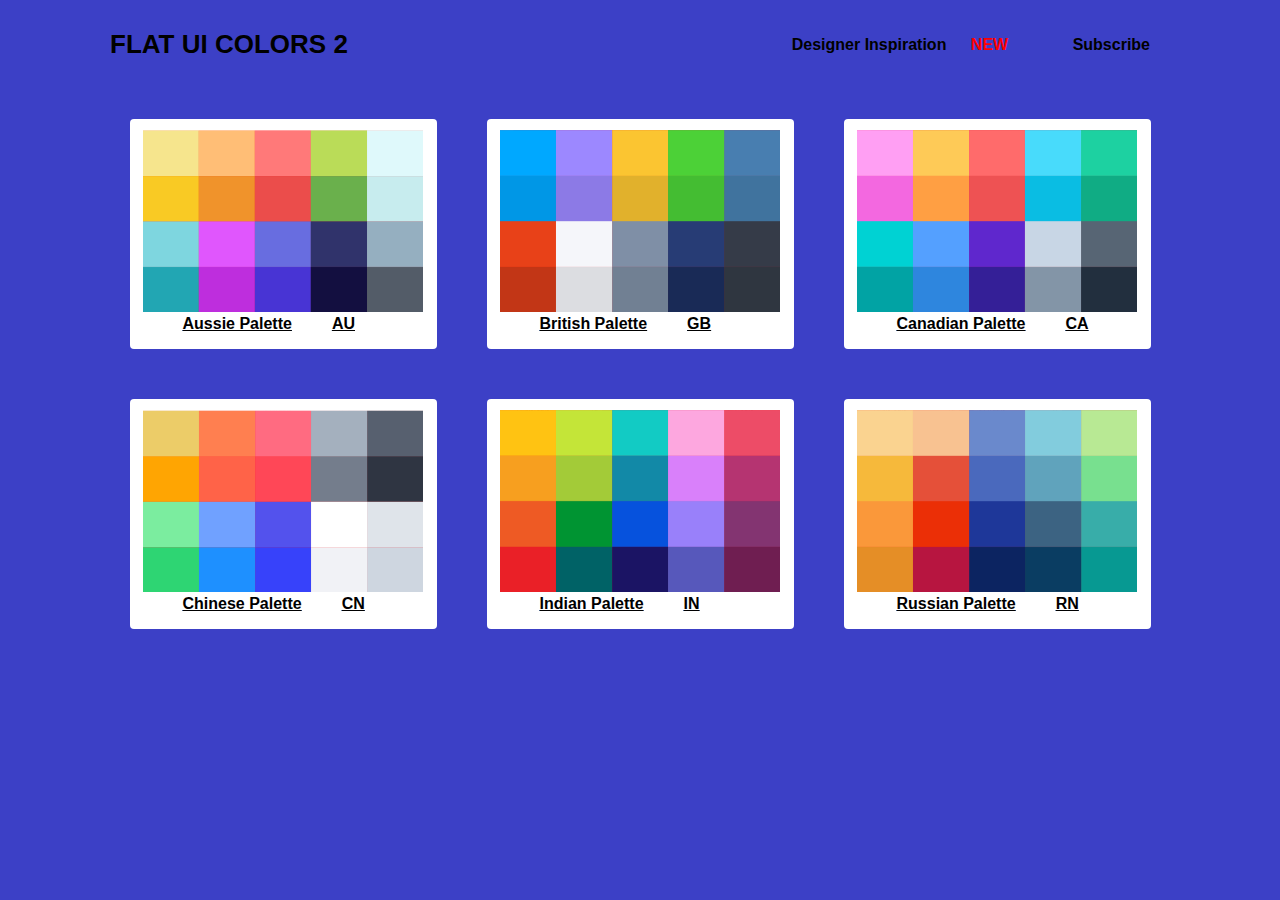
<file: index.html>
<!DOCTYPE html>
<html lang="en">
<head>
    <meta charset="UTF-8">
    <meta name="viewport" content="width=device-width, initial-scale=1.0">
    <title>Palettes | Flat UI Colors</title>
    <link rel="stylesheet" href="style.css">
    <link href="https://cdn.jsdelivr.net/npm/bootstrap@5.3.3/dist/css/bootstrap.min.css" rel="stylesheet" integrity="sha384-QWTKZyjpPEjISv5WaRU9OFeRpok6YctnYmDr5pNlyT2bRjXh0JMhjY6hW+ALEwIH" crossorigin="anonymous">
    <script src="https://cdn.jsdelivr.net/npm/bootstrap@5.3.3/dist/js/bootstrap.bundle.min.js" integrity="sha384-YvpcrYf0tY3lHB60NNkmXc5s9fDVZLESaAA55NDzOxhy9GkcIdslK1eN7N6jIeHz" crossorigin="anonymous"></script>
    
</head>
<body>
    <div class="main-container">
        <div class="main-header">
            <span class="hea" style="font-size: 26px;">FLAT UI COLORS 2</span>
           <span class="designer"><span class="hea">Designer Inspiration <span style="color: rgb(255,0,0);">NEW</span></span>
            <span class="hea">Subscribe</span></span>
        </div>
        <div class="main-box">
            <div class="box">
            <a href="./box1/box1.html">
                <img src="./assets/box1.png" alt="">
                <span class="a"><span>Aussie Palette</span><span>AU</span></span>
            </a>
        </div>
        <div class="box">
            <a href="./box2/box2.html">
                <img src="./assets/box2.png" alt="">
                <span class="a"><span>British Palette</span><span>GB</span></span>
            </a>
        </div>
        <div class="box">
            <a href="./box3/box3.html">
                <img src="./assets/box3.png" alt="">
                <span class="a"><span>Canadian Palette</span><span>CA</span></span>
            </a>
        </div>
        <div class="box">
            <a href="./box4/box4.html">
                <img src="./assets/box4.png" alt="">
                <span class="a"><span>Chinese Palette</span><span>CN</span></span>
            </a>
        </div>
        <div class="box">
            <a href="./box5/box5.html">
                <img src="./assets/box5.png" alt="">
                <span class="a"><span>Indian Palette</span><span>IN</span></span>
            </a>
        </div>
        <div class="box">
            <a href="./box6/box6.html">
                <img src="./assets/box6.png" alt="">
                <span class="a"><span>Russian Palette</span><span>RN</span></span>
            </a>
        </div>
        </div>





    </div>
</body>
</html>
</file>
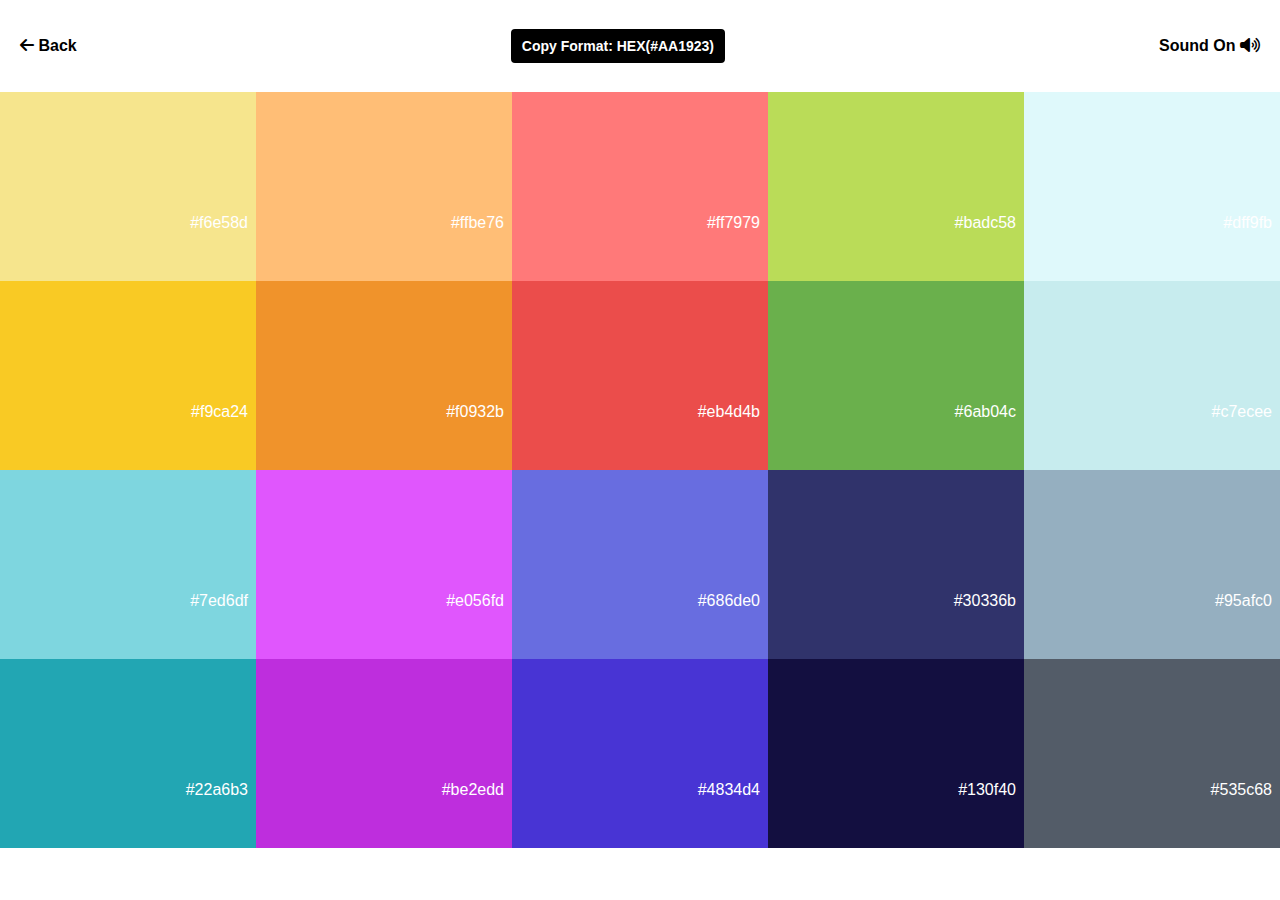
<file: box1/box1.html>
<!DOCTYPE html>
<html lang="en">
<head>
    <meta charset="UTF-8">
    <meta name="viewport" content="width=device-width, initial-scale=1.0">
    <title>Aussie Palette</title>
    <link rel="stylesheet" href="https://cdnjs.cloudflare.com/ajax/libs/font-awesome/6.6.0/css/all.min.css">
    <link rel="stylesheet" href="box1.css">
</head>
<body>
    <div class="main-container">
    <div class="nav-box">
        <span><a href="../index.html" style="text-decoration: solid;color: black;"><i class="fa-solid fa-arrow-left"></i> Back</a></span>
        <button>Copy Format: HEX(#AA1923)</button>
        <span>Sound On <i class="fa-solid fa-volume-high"></i></span>
    </div>
    <div class="main-colors">
        <div class="color">
            <a class="copy copy1">Copy</a>
            <span class="text" style="align-self: flex-end;color: white;">#f6e58d</span>
        </div>
        <div class="color" style="background-color: #ffbe76;">
            <a class="copy copy2">Copy</a>
            <span class="text" style="align-self: flex-end;color: white;">#ffbe76</span>
        </div>
        <div class="color" style="background-color: #ff7979;">
            <a class="copy copy3">Copy</a>
            <span class="text" style="align-self: flex-end;color: white;">#ff7979</span>
        </div>
        <div class="color" style="background-color: #badc58;">
            <a class="copy copy4">Copy</a>
            <span class="text" style="align-self: flex-end;color: white;">#badc58</span>
        </div>
        <div class="color" style="background-color: #dff9fb;">
            <a class="copy copy5">Copy</a>
            <span class="text" style="align-self: flex-end;color: white;">#dff9fb</span>
        </div>
        <div class="color" style="background-color: #f9ca24;">
            <a class="copy copy6">Copy</a>
            <span class="text" style="align-self: flex-end;color: white;">#f9ca24</span>
        </div>
        <div class="color" style="background-color: #f0932b;">
            <a class="copy copy7">Copy</a>
            <span class="text" style="align-self: flex-end;color: white;">#f0932b</span>
        </div>
        <div class="color" style="background-color: #eb4d4b;">
            <a class="copy copy8">Copy</a>
            <span class="text" style="align-self: flex-end;color: white;">#eb4d4b</span>
        </div>
        <div class="color" style="background-color: #6ab04c;">
            <a class="copy copy9">Copy</a>
            <span class="text" style="align-self: flex-end;color: white;">#6ab04c</span>
        </div>
        <div class="color" style="background-color: #c7ecee;">
            <a class="copy copy10">Copy</a>
            <span class="text" style="align-self: flex-end;color: white;">#c7ecee</span>
        </div>
        <div class="color" style="background-color: #7ed6df;">
            <a class="copy copy11">Copy</a>
            <span class="text" style="align-self: flex-end;color: white;">#7ed6df</span>
        </div>
        <div class="color" style="background-color: #e056fd;">
            <a class="copy copy12">Copy</a>
            <span class="text" style="align-self: flex-end;color: white;">#e056fd</span>
        </div>
        <div class="color" style="background-color: #686de0;">
            <a class="copy copy13">Copy</a>
            <span class="text" style="align-self: flex-end;color: white;">#686de0</span>
        </div>
        <div class="color" style="background-color: #30336b;">
            <a class="copy copy14">Copy</a>
            <span class="text" style="align-self: flex-end;color: white;">#30336b</span>
        </div>
        <div class="color" style="background-color: #95afc0;">
            <a class="copy copy15">Copy</a>
            <span class="text" style="align-self: flex-end;color: white;">#95afc0</span>
        </div>
        <div class="color" style="background-color: #22a6b3;">
            <a class="copy copy16">Copy</a>
            <span class="text" style="align-self: flex-end;color: white;">#22a6b3</span>
        </div>
        <div class="color" style="background-color: #be2edd;">
            <a class="copy copy17">Copy</a>
            <span class="text" style="align-self: flex-end;color: white;">#be2edd</span>
        </div>
        <div class="color" style="background-color: #4834d4;">
            <a class="copy copy18">Copy</a>
            <span class="text" style="align-self: flex-end;color: white;">#4834d4</span>
        </div>
        <div class="color" style="background-color: #130f40;">
            <a class="copy copy19">Copy</a>
            <span class="text" style="align-self: flex-end;color: white;">#130f40</span>
        </div>
        <div class="color" style="background-color: #535c68;">
            <a class="copy copy20">Copy</a>
            <span class="text" style="align-self: flex-end;color: white;">#535c68</span>
        </div>
    </div>
</div>
</body>
</html>
</file>
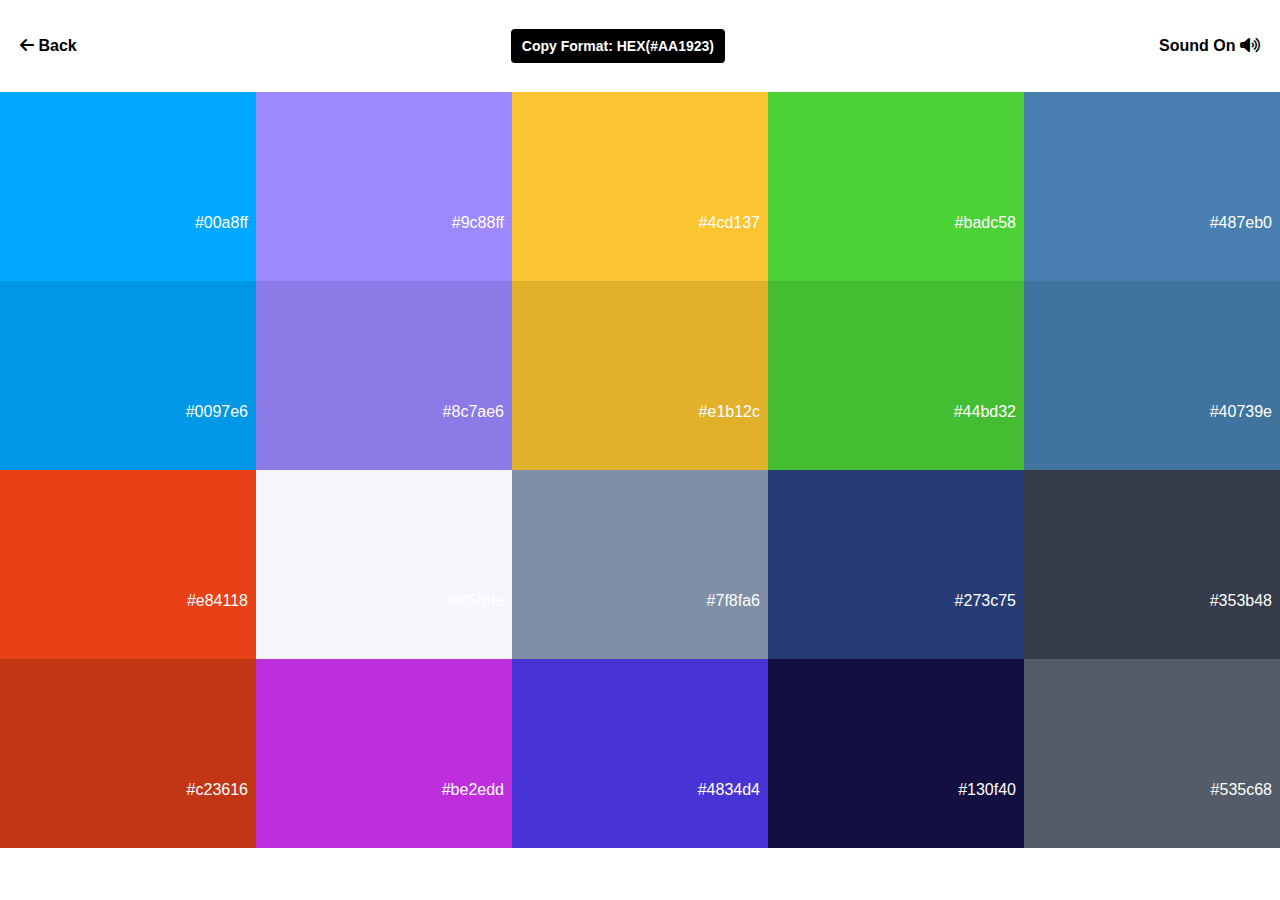
<file: box2/box2.html>
<!DOCTYPE html>
<html lang="en">
<head>
    <meta charset="UTF-8">
    <meta name="viewport" content="width=device-width, initial-scale=1.0">
    <title>British Palette</title>
    <link rel="stylesheet" href="https://cdnjs.cloudflare.com/ajax/libs/font-awesome/6.6.0/css/all.min.css">
    <link rel="stylesheet" href="box2.css">
</head>
<body>
    <div class="main-container">
    <div class="nav-box">
        <span><a href="../index.html" style="text-decoration: solid;color: black;"><i class="fa-solid fa-arrow-left"></i> Back</a></span>
        <button>Copy Format: HEX(#AA1923)</button>
        <span>Sound On <i class="fa-solid fa-volume-high"></i></span>
    </div>
    <div class="main-colors">
        <div class="color" style="background-color: #00a8ff;">
            <a class="copy copy1">Copy</a>
            <span class="text" style="align-self: flex-end;color: white;">#00a8ff</span>
        </div>
        <div class="color" style="background-color: #9c88ff;">
            <a class="copy copy2">Copy</a>
            <span class="text" style="align-self: flex-end;color: white;">#9c88ff</span>
        </div>
        <div class="color" style="background-color: #fbc531;">
            <a class="copy copy3">Copy</a>
            <span class="text" style="align-self: flex-end;color: white;">#4cd137</span>
        </div>
        <div class="color" style="background-color: #4cd137;">
            <a class="copy copy4">Copy</a>
            <span class="text" style="align-self: flex-end;color: white;">#badc58</span>
        </div>
        <div class="color" style="background-color: #487eb0;">
            <a class="copy copy5">Copy</a>
            <span class="text" style="align-self: flex-end;color: white;">#487eb0</span>
        </div>
        <div class="color" style="background-color: #0097e6;">
            <a class="copy copy6">Copy</a>
            <span class="text" style="align-self: flex-end;color: white;">#0097e6</span>
        </div>
        <div class="color" style="background-color: #8c7ae6;">
            <a class="copy copy7">Copy</a>
            <span class="text" style="align-self: flex-end;color: white;">#8c7ae6</span>
        </div>
        <div class="color" style="background-color: #e1b12c;">
            <a class="copy copy8">Copy</a>
            <span class="text" style="align-self: flex-end;color: white;">#e1b12c</span>
        </div>
        <div class="color" style="background-color: #44bd32;">
            <a class="copy copy9">Copy</a>
            <span class="text" style="align-self: flex-end;color: white;">#44bd32</span>
        </div>
        <div class="color" style="background-color: #40739e;">
            <a class="copy copy10">Copy</a>
            <span class="text" style="align-self: flex-end;color: white;">#40739e</span>
        </div>
        <div class="color" style="background-color: #e84118;">
            <a class="copy copy11">Copy</a>
            <span class="text" style="align-self: flex-end;color: white;">#e84118</span>
        </div>
        <div class="color" style="background-color: #f5f6fa;">
            <a class="copy copy12">Copy</a>
            <span class="text" style="align-self: flex-end;color: white;">##f5f6fa</span>
        </div>
        <div class="color" style="background-color: #7f8fa6;">
            <a class="copy copy13">Copy</a>
            <span class="text" style="align-self: flex-end;color: white;">#7f8fa6</span>
        </div>
        <div class="color" style="background-color: #273c75;">
            <a class="copy copy14">Copy</a>
            <span class="text" style="align-self: flex-end;color: white;">#273c75</span>
        </div>
        <div class="color" style="background-color: #353b48;">
            <a class="copy copy15">Copy</a>
            <span class="text" style="align-self: flex-end;color: white;">#353b48</span>
        </div>
        <div class="color" style="background-color: #c23616;">
            <a class="copy copy16">Copy</a>
            <span class="text" style="align-self: flex-end;color: white;">#c23616</span>
        </div>
        <div class="color" style="background-color: #be2edd;">
            <a class="copy copy17">Copy</a>
            <span class="text" style="align-self: flex-end;color: white;">#be2edd</span>
        </div>
        <div class="color" style="background-color: #4834d4;">
            <a class="copy copy18">Copy</a>
            <span class="text" style="align-self: flex-end;color: white;">#4834d4</span>
        </div>
        <div class="color" style="background-color: #130f40;">
            <a class="copy copy19">Copy</a>
            <span class="text" style="align-self: flex-end;color: white;">#130f40</span>
        </div>
        <div class="color" style="background-color: #535c68;">
            <a class="copy copy20">Copy</a>
            <span class="text" style="align-self: flex-end;color: white;">#535c68</span>
        </div>
    </div>
</div>
</body>
</html>
</file>
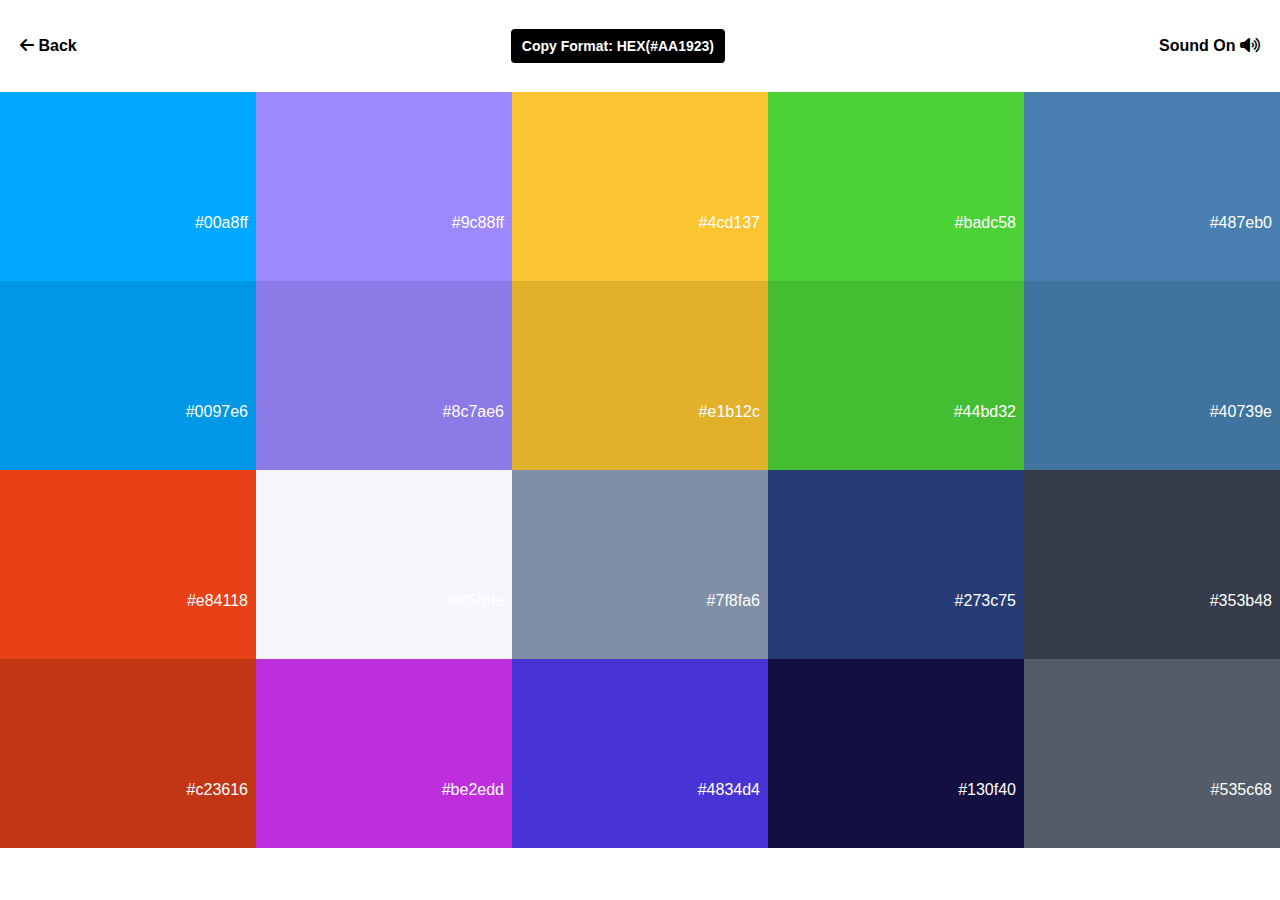
<file: box3/box3.html>
<!DOCTYPE html>
<html lang="en">
<head>
    <meta charset="UTF-8">
    <meta name="viewport" content="width=device-width, initial-scale=1.0">
    <title>British Palette</title>
    <link rel="stylesheet" href="https://cdnjs.cloudflare.com/ajax/libs/font-awesome/6.6.0/css/all.min.css">
    <link rel="stylesheet" href="box3.css">
</head>
<body>
    <div class="main-container">
    <div class="nav-box">
        <span><a href="../index.html" style="text-decoration: solid;color: black;"><i class="fa-solid fa-arrow-left"></i> Back</a></span>
        <button>Copy Format: HEX(#AA1923)</button>
        <span>Sound On <i class="fa-solid fa-volume-high"></i></span>
    </div>
    <div class="main-colors">
        <div class="color" style="background-color: #00a8ff;">
            <a class="copy copy1">Copy</a>
            <span class="text" style="align-self: flex-end;color: white;">#00a8ff</span>
        </div>
        <div class="color" style="background-color: #9c88ff;">
            <a class="copy copy2">Copy</a>
            <span class="text" style="align-self: flex-end;color: white;">#9c88ff</span>
        </div>
        <div class="color" style="background-color: #fbc531;">
            <a class="copy copy3">Copy</a>
            <span class="text" style="align-self: flex-end;color: white;">#4cd137</span>
        </div>
        <div class="color" style="background-color: #4cd137;">
            <a class="copy copy4">Copy</a>
            <span class="text" style="align-self: flex-end;color: white;">#badc58</span>
        </div>
        <div class="color" style="background-color: #487eb0;">
            <a class="copy copy5">Copy</a>
            <span class="text" style="align-self: flex-end;color: white;">#487eb0</span>
        </div>
        <div class="color" style="background-color: #0097e6;">
            <a class="copy copy6">Copy</a>
            <span class="text" style="align-self: flex-end;color: white;">#0097e6</span>
        </div>
        <div class="color" style="background-color: #8c7ae6;">
            <a class="copy copy7">Copy</a>
            <span class="text" style="align-self: flex-end;color: white;">#8c7ae6</span>
        </div>
        <div class="color" style="background-color: #e1b12c;">
            <a class="copy copy8">Copy</a>
            <span class="text" style="align-self: flex-end;color: white;">#e1b12c</span>
        </div>
        <div class="color" style="background-color: #44bd32;">
            <a class="copy copy9">Copy</a>
            <span class="text" style="align-self: flex-end;color: white;">#44bd32</span>
        </div>
        <div class="color" style="background-color: #40739e;">
            <a class="copy copy10">Copy</a>
            <span class="text" style="align-self: flex-end;color: white;">#40739e</span>
        </div>
        <div class="color" style="background-color: #e84118;">
            <a class="copy copy11">Copy</a>
            <span class="text" style="align-self: flex-end;color: white;">#e84118</span>
        </div>
        <div class="color" style="background-color: #f5f6fa;">
            <a class="copy copy12">Copy</a>
            <span class="text" style="align-self: flex-end;color: white;">##f5f6fa</span>
        </div>
        <div class="color" style="background-color: #7f8fa6;">
            <a class="copy copy13">Copy</a>
            <span class="text" style="align-self: flex-end;color: white;">#7f8fa6</span>
        </div>
        <div class="color" style="background-color: #273c75;">
            <a class="copy copy14">Copy</a>
            <span class="text" style="align-self: flex-end;color: white;">#273c75</span>
        </div>
        <div class="color" style="background-color: #353b48;">
            <a class="copy copy15">Copy</a>
            <span class="text" style="align-self: flex-end;color: white;">#353b48</span>
        </div>
        <div class="color" style="background-color: #c23616;">
            <a class="copy copy16">Copy</a>
            <span class="text" style="align-self: flex-end;color: white;">#c23616</span>
        </div>
        <div class="color" style="background-color: #be2edd;">
            <a class="copy copy17">Copy</a>
            <span class="text" style="align-self: flex-end;color: white;">#be2edd</span>
        </div>
        <div class="color" style="background-color: #4834d4;">
            <a class="copy copy18">Copy</a>
            <span class="text" style="align-self: flex-end;color: white;">#4834d4</span>
        </div>
        <div class="color" style="background-color: #130f40;">
            <a class="copy copy19">Copy</a>
            <span class="text" style="align-self: flex-end;color: white;">#130f40</span>
        </div>
        <div class="color" style="background-color: #535c68;">
            <a class="copy copy20">Copy</a>
            <span class="text" style="align-self: flex-end;color: white;">#535c68</span>
        </div>
    </div>
</div>
</body>
</html>
</file>
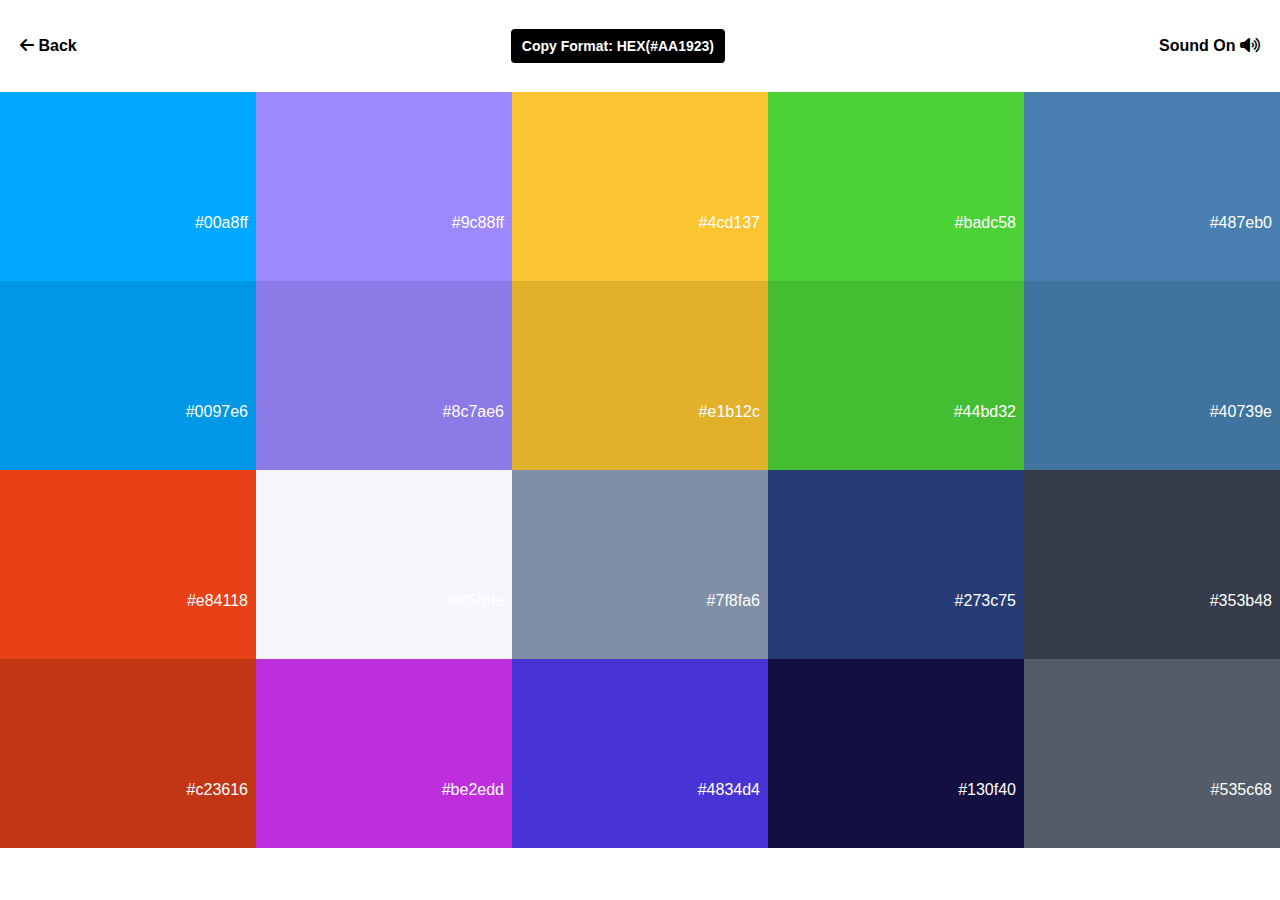
<file: box4/box4.html>
<!DOCTYPE html>
<html lang="en">
<head>
    <meta charset="UTF-8">
    <meta name="viewport" content="width=device-width, initial-scale=1.0">
    <title>British Palette</title>
    <link rel="stylesheet" href="https://cdnjs.cloudflare.com/ajax/libs/font-awesome/6.6.0/css/all.min.css">
    <link rel="stylesheet" href="box4.css">
</head>
<body>
    <div class="main-container">
    <div class="nav-box">
        <span><a href="../index.html" style="text-decoration: solid;color: black;"><i class="fa-solid fa-arrow-left"></i> Back</a></span>
        <button>Copy Format: HEX(#AA1923)</button>
        <span>Sound On <i class="fa-solid fa-volume-high"></i></span>
    </div>
    <div class="main-colors">
        <div class="color" style="background-color: #00a8ff;">
            <a class="copy copy1">Copy</a>
            <span class="text" style="align-self: flex-end;color: white;">#00a8ff</span>
        </div>
        <div class="color" style="background-color: #9c88ff;">
            <a class="copy copy2">Copy</a>
            <span class="text" style="align-self: flex-end;color: white;">#9c88ff</span>
        </div>
        <div class="color" style="background-color: #fbc531;">
            <a class="copy copy3">Copy</a>
            <span class="text" style="align-self: flex-end;color: white;">#4cd137</span>
        </div>
        <div class="color" style="background-color: #4cd137;">
            <a class="copy copy4">Copy</a>
            <span class="text" style="align-self: flex-end;color: white;">#badc58</span>
        </div>
        <div class="color" style="background-color: #487eb0;">
            <a class="copy copy5">Copy</a>
            <span class="text" style="align-self: flex-end;color: white;">#487eb0</span>
        </div>
        <div class="color" style="background-color: #0097e6;">
            <a class="copy copy6">Copy</a>
            <span class="text" style="align-self: flex-end;color: white;">#0097e6</span>
        </div>
        <div class="color" style="background-color: #8c7ae6;">
            <a class="copy copy7">Copy</a>
            <span class="text" style="align-self: flex-end;color: white;">#8c7ae6</span>
        </div>
        <div class="color" style="background-color: #e1b12c;">
            <a class="copy copy8">Copy</a>
            <span class="text" style="align-self: flex-end;color: white;">#e1b12c</span>
        </div>
        <div class="color" style="background-color: #44bd32;">
            <a class="copy copy9">Copy</a>
            <span class="text" style="align-self: flex-end;color: white;">#44bd32</span>
        </div>
        <div class="color" style="background-color: #40739e;">
            <a class="copy copy10">Copy</a>
            <span class="text" style="align-self: flex-end;color: white;">#40739e</span>
        </div>
        <div class="color" style="background-color: #e84118;">
            <a class="copy copy11">Copy</a>
            <span class="text" style="align-self: flex-end;color: white;">#e84118</span>
        </div>
        <div class="color" style="background-color: #f5f6fa;">
            <a class="copy copy12">Copy</a>
            <span class="text" style="align-self: flex-end;color: white;">##f5f6fa</span>
        </div>
        <div class="color" style="background-color: #7f8fa6;">
            <a class="copy copy13">Copy</a>
            <span class="text" style="align-self: flex-end;color: white;">#7f8fa6</span>
        </div>
        <div class="color" style="background-color: #273c75;">
            <a class="copy copy14">Copy</a>
            <span class="text" style="align-self: flex-end;color: white;">#273c75</span>
        </div>
        <div class="color" style="background-color: #353b48;">
            <a class="copy copy15">Copy</a>
            <span class="text" style="align-self: flex-end;color: white;">#353b48</span>
        </div>
        <div class="color" style="background-color: #c23616;">
            <a class="copy copy16">Copy</a>
            <span class="text" style="align-self: flex-end;color: white;">#c23616</span>
        </div>
        <div class="color" style="background-color: #be2edd;">
            <a class="copy copy17">Copy</a>
            <span class="text" style="align-self: flex-end;color: white;">#be2edd</span>
        </div>
        <div class="color" style="background-color: #4834d4;">
            <a class="copy copy18">Copy</a>
            <span class="text" style="align-self: flex-end;color: white;">#4834d4</span>
        </div>
        <div class="color" style="background-color: #130f40;">
            <a class="copy copy19">Copy</a>
            <span class="text" style="align-self: flex-end;color: white;">#130f40</span>
        </div>
        <div class="color" style="background-color: #535c68;">
            <a class="copy copy20">Copy</a>
            <span class="text" style="align-self: flex-end;color: white;">#535c68</span>
        </div>
    </div>
</div>
</body>
</html>
</file>
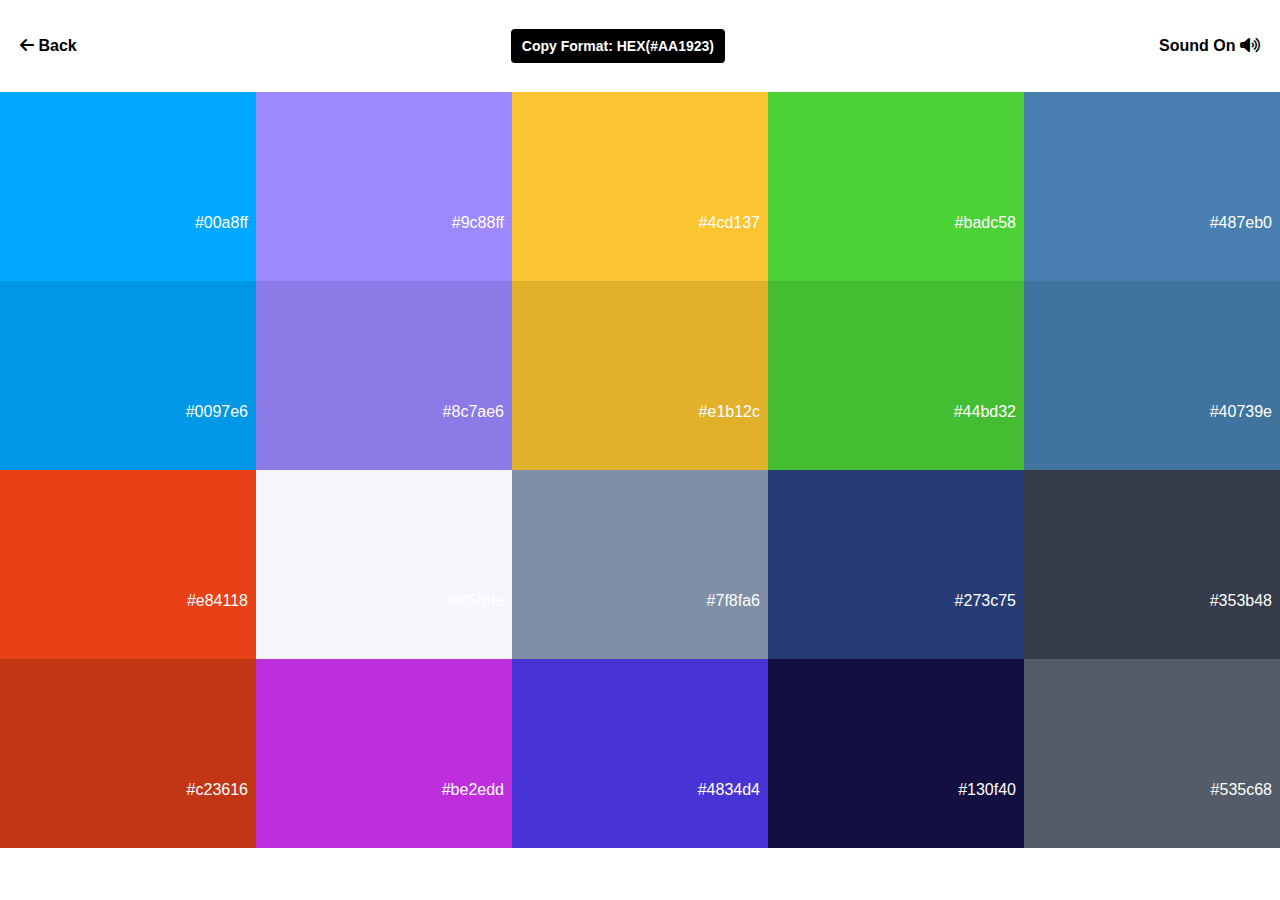
<file: box5/box5.html>
<!DOCTYPE html>
<html lang="en">
<head>
    <meta charset="UTF-8">
    <meta name="viewport" content="width=device-width, initial-scale=1.0">
    <title>British Palette</title>
    <link rel="stylesheet" href="https://cdnjs.cloudflare.com/ajax/libs/font-awesome/6.6.0/css/all.min.css">
    <link rel="stylesheet" href="box5.css">
</head>
<body>
    <div class="main-container">
    <div class="nav-box">
        <span><a href="../index.html" style="text-decoration: solid;color: black;"><i class="fa-solid fa-arrow-left"></i> Back</a></span>
        <button>Copy Format: HEX(#AA1923)</button>
        <span>Sound On <i class="fa-solid fa-volume-high"></i></span>
    </div>
    <div class="main-colors">
        <div class="color" style="background-color: #00a8ff;">
            <a class="copy copy1">Copy</a>
            <span class="text" style="align-self: flex-end;color: white;">#00a8ff</span>
        </div>
        <div class="color" style="background-color: #9c88ff;">
            <a class="copy copy2">Copy</a>
            <span class="text" style="align-self: flex-end;color: white;">#9c88ff</span>
        </div>
        <div class="color" style="background-color: #fbc531;">
            <a class="copy copy3">Copy</a>
            <span class="text" style="align-self: flex-end;color: white;">#4cd137</span>
        </div>
        <div class="color" style="background-color: #4cd137;">
            <a class="copy copy4">Copy</a>
            <span class="text" style="align-self: flex-end;color: white;">#badc58</span>
        </div>
        <div class="color" style="background-color: #487eb0;">
            <a class="copy copy5">Copy</a>
            <span class="text" style="align-self: flex-end;color: white;">#487eb0</span>
        </div>
        <div class="color" style="background-color: #0097e6;">
            <a class="copy copy6">Copy</a>
            <span class="text" style="align-self: flex-end;color: white;">#0097e6</span>
        </div>
        <div class="color" style="background-color: #8c7ae6;">
            <a class="copy copy7">Copy</a>
            <span class="text" style="align-self: flex-end;color: white;">#8c7ae6</span>
        </div>
        <div class="color" style="background-color: #e1b12c;">
            <a class="copy copy8">Copy</a>
            <span class="text" style="align-self: flex-end;color: white;">#e1b12c</span>
        </div>
        <div class="color" style="background-color: #44bd32;">
            <a class="copy copy9">Copy</a>
            <span class="text" style="align-self: flex-end;color: white;">#44bd32</span>
        </div>
        <div class="color" style="background-color: #40739e;">
            <a class="copy copy10">Copy</a>
            <span class="text" style="align-self: flex-end;color: white;">#40739e</span>
        </div>
        <div class="color" style="background-color: #e84118;">
            <a class="copy copy11">Copy</a>
            <span class="text" style="align-self: flex-end;color: white;">#e84118</span>
        </div>
        <div class="color" style="background-color: #f5f6fa;">
            <a class="copy copy12">Copy</a>
            <span class="text" style="align-self: flex-end;color: white;">##f5f6fa</span>
        </div>
        <div class="color" style="background-color: #7f8fa6;">
            <a class="copy copy13">Copy</a>
            <span class="text" style="align-self: flex-end;color: white;">#7f8fa6</span>
        </div>
        <div class="color" style="background-color: #273c75;">
            <a class="copy copy14">Copy</a>
            <span class="text" style="align-self: flex-end;color: white;">#273c75</span>
        </div>
        <div class="color" style="background-color: #353b48;">
            <a class="copy copy15">Copy</a>
            <span class="text" style="align-self: flex-end;color: white;">#353b48</span>
        </div>
        <div class="color" style="background-color: #c23616;">
            <a class="copy copy16">Copy</a>
            <span class="text" style="align-self: flex-end;color: white;">#c23616</span>
        </div>
        <div class="color" style="background-color: #be2edd;">
            <a class="copy copy17">Copy</a>
            <span class="text" style="align-self: flex-end;color: white;">#be2edd</span>
        </div>
        <div class="color" style="background-color: #4834d4;">
            <a class="copy copy18">Copy</a>
            <span class="text" style="align-self: flex-end;color: white;">#4834d4</span>
        </div>
        <div class="color" style="background-color: #130f40;">
            <a class="copy copy19">Copy</a>
            <span class="text" style="align-self: flex-end;color: white;">#130f40</span>
        </div>
        <div class="color" style="background-color: #535c68;">
            <a class="copy copy20">Copy</a>
            <span class="text" style="align-self: flex-end;color: white;">#535c68</span>
        </div>
    </div>
</div>
</body>
</html>
</file>
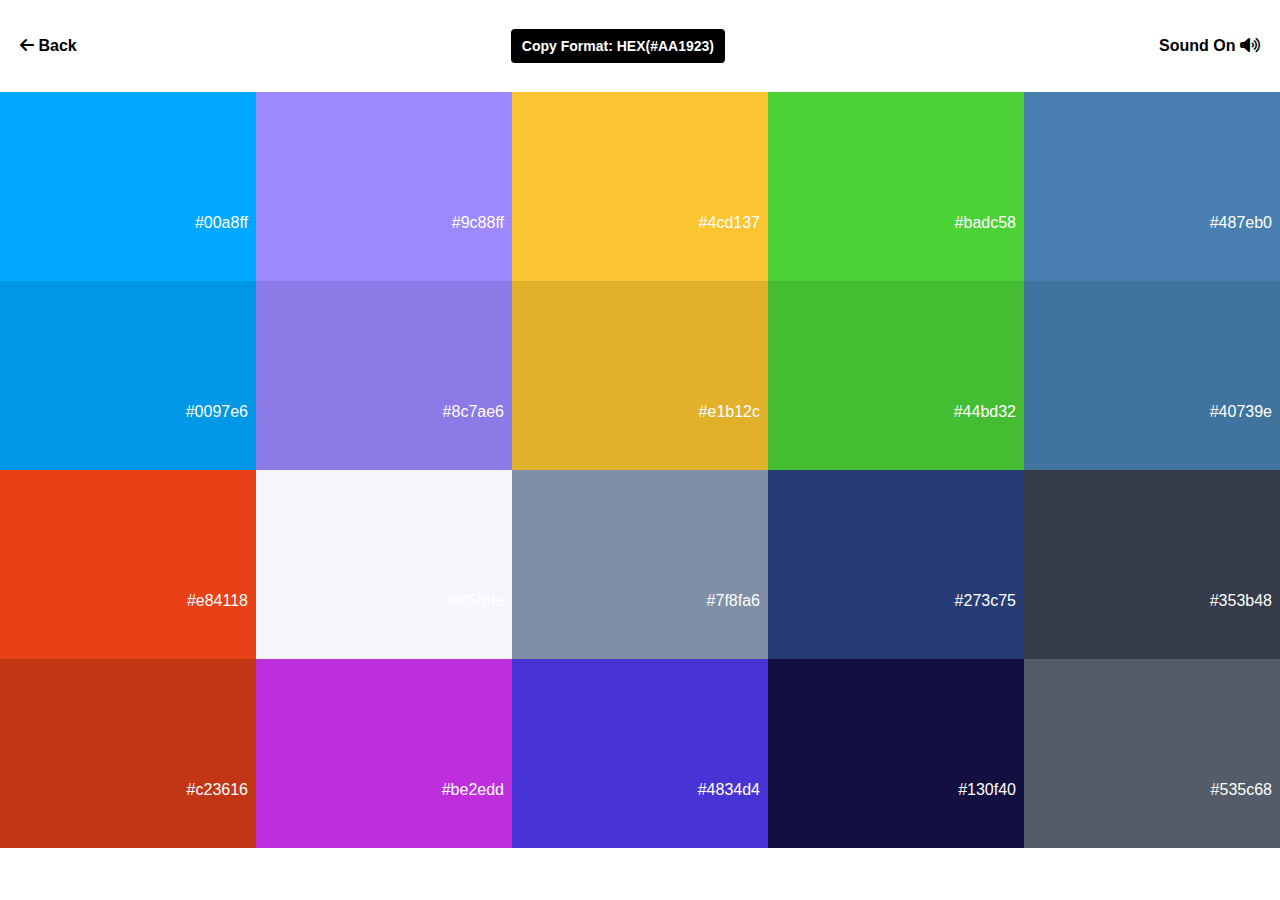
<file: box6/box6.html>
<!DOCTYPE html>
<html lang="en">
<head>
    <meta charset="UTF-8">
    <meta name="viewport" content="width=device-width, initial-scale=1.0">
    <title>British Palette</title>
    <link rel="stylesheet" href="https://cdnjs.cloudflare.com/ajax/libs/font-awesome/6.6.0/css/all.min.css">
    <link rel="stylesheet" href="box6.css">
</head>
<body>
    <div class="main-container">
    <div class="nav-box">
        <span><a href="../index.html" style="text-decoration: solid;color: black;"><i class="fa-solid fa-arrow-left"></i> Back</a></span>
        <button>Copy Format: HEX(#AA1923)</button>
        <span>Sound On <i class="fa-solid fa-volume-high"></i></span>
    </div>
    <div class="main-colors">
        <div class="color" style="background-color: #00a8ff;">
            <a class="copy copy1">Copy</a>
            <span class="text" style="align-self: flex-end;color: white;">#00a8ff</span>
        </div>
        <div class="color" style="background-color: #9c88ff;">
            <a class="copy copy2">Copy</a>
            <span class="text" style="align-self: flex-end;color: white;">#9c88ff</span>
        </div>
        <div class="color" style="background-color: #fbc531;">
            <a class="copy copy3">Copy</a>
            <span class="text" style="align-self: flex-end;color: white;">#4cd137</span>
        </div>
        <div class="color" style="background-color: #4cd137;">
            <a class="copy copy4">Copy</a>
            <span class="text" style="align-self: flex-end;color: white;">#badc58</span>
        </div>
        <div class="color" style="background-color: #487eb0;">
            <a class="copy copy5">Copy</a>
            <span class="text" style="align-self: flex-end;color: white;">#487eb0</span>
        </div>
        <div class="color" style="background-color: #0097e6;">
            <a class="copy copy6">Copy</a>
            <span class="text" style="align-self: flex-end;color: white;">#0097e6</span>
        </div>
        <div class="color" style="background-color: #8c7ae6;">
            <a class="copy copy7">Copy</a>
            <span class="text" style="align-self: flex-end;color: white;">#8c7ae6</span>
        </div>
        <div class="color" style="background-color: #e1b12c;">
            <a class="copy copy8">Copy</a>
            <span class="text" style="align-self: flex-end;color: white;">#e1b12c</span>
        </div>
        <div class="color" style="background-color: #44bd32;">
            <a class="copy copy9">Copy</a>
            <span class="text" style="align-self: flex-end;color: white;">#44bd32</span>
        </div>
        <div class="color" style="background-color: #40739e;">
            <a class="copy copy10">Copy</a>
            <span class="text" style="align-self: flex-end;color: white;">#40739e</span>
        </div>
        <div class="color" style="background-color: #e84118;">
            <a class="copy copy11">Copy</a>
            <span class="text" style="align-self: flex-end;color: white;">#e84118</span>
        </div>
        <div class="color" style="background-color: #f5f6fa;">
            <a class="copy copy12">Copy</a>
            <span class="text" style="align-self: flex-end;color: white;">##f5f6fa</span>
        </div>
        <div class="color" style="background-color: #7f8fa6;">
            <a class="copy copy13">Copy</a>
            <span class="text" style="align-self: flex-end;color: white;">#7f8fa6</span>
        </div>
        <div class="color" style="background-color: #273c75;">
            <a class="copy copy14">Copy</a>
            <span class="text" style="align-self: flex-end;color: white;">#273c75</span>
        </div>
        <div class="color" style="background-color: #353b48;">
            <a class="copy copy15">Copy</a>
            <span class="text" style="align-self: flex-end;color: white;">#353b48</span>
        </div>
        <div class="color" style="background-color: #c23616;">
            <a class="copy copy16">Copy</a>
            <span class="text" style="align-self: flex-end;color: white;">#c23616</span>
        </div>
        <div class="color" style="background-color: #be2edd;">
            <a class="copy copy17">Copy</a>
            <span class="text" style="align-self: flex-end;color: white;">#be2edd</span>
        </div>
        <div class="color" style="background-color: #4834d4;">
            <a class="copy copy18">Copy</a>
            <span class="text" style="align-self: flex-end;color: white;">#4834d4</span>
        </div>
        <div class="color" style="background-color: #130f40;">
            <a class="copy copy19">Copy</a>
            <span class="text" style="align-self: flex-end;color: white;">#130f40</span>
        </div>
        <div class="color" style="background-color: #535c68;">
            <a class="copy copy20">Copy</a>
            <span class="text" style="align-self: flex-end;color: white;">#535c68</span>
        </div>
    </div>
</div>
</body>
</html>
</file>
<file: style.css>
body{
    margin: 0;
    padding: 0;
}
*{
    font-family: 'SF Pro Text',-apple-system,BlinkMacSystemFont,Roboto,'Segoe UI',Helvetica,Arial,sans-serif,'Apple Color Emoji','Segoe UI Emoji','Segoe UI Symbol';

}
.main-container{
    height: 100vh;
    width: 100vw;
    background-color: rgb(60,64,198);
    overflow: scroll;
}
.main-header{
    display: flex;
    align-items: center;
    justify-content: center;
    justify-content: space-between;
    padding: 0 90px;
}
span{
    padding: 25px 20px;
    color: white;
    font-weight: bold;
}
.main-box{
    background-color: rgb(60,64,198);
    width: 100%;
    display: flex;
    justify-content: center;
    flex-wrap: wrap;
    padding: 30px;
    gap: 50px;
}
.box{
    height: 230px;
    width: 307px;
    background-color: rgb(255, 255, 255);
    padding: 11px 13px;
    border-radius: 4px;

}
img{
    height:182px ;
    width:280px ;
}
span{
    color: black;
}
.a{
    text-decoration:underline;
}
</file>
<file: box1/box1.css>
body{
    margin: 0;
    padding: 0;
}
*{
    font-family: 'SF Pro Text',-apple-system,BlinkMacSystemFont,Roboto,'Segoe UI',Helvetica,Arial,sans-serif,'Apple Color Emoji','Segoe UI Emoji','Segoe UI Symbol';

}
.main-container{
    height: 100vh;
    width: 100vw;
    background-color: white;
    overflow: scroll;
}
.nav-box{
    display: flex;
    justify-content: space-between;
    height: 8%;
    background-color: white;
    font-weight: bold;
    align-items: center;
    padding: 10px 20px;
}
button{
    background-color: black;
    color: white;
    padding: 7px 9px;
    font-weight: bold;
    border-radius: 4px;
    border-style: solid;
    font-size: 14px;
}
.main-colors{
    display: flex;
    flex-wrap: wrap;
    height: 84%;
}
.color{
    background-color: #f6e58d;  
    height: 25%;
    width: 20%;
    display: flex;
    flex-direction: column;
    justify-content: center;
    align-items: center;

    
}
.text{
    padding:0 8px;
}
.copy{
    border: 2px solid #f6e58d;
    padding: 10px 25px;
    color: #f6e58d;
    align-self: center;
}
.copy1{
    border: 2px solid #f6e58d;
    padding: 10px 25px;
    color: #f6e58d;
    margin-top: 30px;
}
.copy2{
    border: 2px solid #ffbe76;
    padding: 10px 25px;
    color: #ffbe76;
    margin-top: 30px;
}
.copy3{
    border: 2px solid #ff7979;
    padding: 10px 25px;
    color: #ff7979;
    margin-top: 30px;
}
.copy4{
    border: 2px solid #badc58;
    padding: 10px 25px;
    color:#badc58;
    margin-top: 30px;
}
.copy5{
    border: 2px solid #dff9fb;
    padding: 10px 25px;
    color: #dff9fb;
    margin-top: 30px;
}
.copy6{
    border: 2px solid #f9ca24;
    padding: 10px 25px;
    color: #f9ca24;
    margin-top: 30px;
}
.copy7{
    border: 2px solid #f0932b;
    padding: 10px 25px;
    color: #f0932b;
    margin-top: 30px;
}
.copy8{
    border: 2px solid #eb4d4b;
    padding: 10px 25px;
    color: #eb4d4b;
    margin-top: 30px;
}
.copy9{
    border: 2px solid #6ab04c;
    padding: 10px 25px;
    color: #6ab04c;
    margin-top: 30px;
}
.copy10{
    border: 2px solid #c7ecee;
    padding: 10px 25px;
    color: #c7ecee;
    margin-top: 30px;
}
.copy11{
    border: 2px solid #7ed6df;
    padding: 10px 25px;
    color: #7ed6df;
    margin-top: 30px;
}
.copy12{
    border: 2px solid #e056fd;
    padding: 10px 25px;
    color: #e056fd;
    margin-top: 30px;
}
.copy13{
    border: 2px solid #686de0;
    padding: 10px 25px;
    color: #686de0;
    margin-top: 30px;
}
.copy14{
    border: 2px solid #30336b;
    padding: 10px 25px;
    color: #30336b;
    margin-top: 30px;
}
.copy15{
    border: 2px solid #95afc0;
    padding: 10px 25px;
    color: #95afc0;
    margin-top: 30px;
}
.copy16{
    border: 2px solid #22a6b3;
    padding: 10px 25px;
    color: #22a6b3;
    margin-top: 30px;
}
.copy17{
    border: 2px solid #be2edd;
    padding: 10px 25px;
    color: #be2edd;
    margin-top: 30px;
}
.copy18{
    border: 2px solid #4834d4;
    padding: 10px 25px;
    color: #4834d4;
    margin-top: 30px;
}
.copy19{
    border: 2px solid #130f40;
    padding: 10px 25px;
    color: #130f40;
    margin-top: 30px;
}
.copy20{
    border: 2px solid #535c68;
    padding: 10px 25px;
    color: #535c68;
    margin-top: 30px;
}
.copy:hover{
    border: 2px solid white;
    padding: 10px 25px;
    color: white;
    cursor: pointer;
}





@media screen and (max-width:500px){
    .copy{
        display: none;
    }
    .text{
        display: none;
    }
}
</file>
<file: box2/box2.css>
body{
    margin: 0;
    padding: 0;
}
*{
    font-family: 'SF Pro Text',-apple-system,BlinkMacSystemFont,Roboto,'Segoe UI',Helvetica,Arial,sans-serif,'Apple Color Emoji','Segoe UI Emoji','Segoe UI Symbol';

}
.main-container{
    height: 100vh;
    width: 100vw;
    background-color: white;
    overflow: scroll;
}
.nav-box{
    display: flex;
    justify-content: space-between;
    height: 8%;
    background-color: white;
    font-weight: bold;
    align-items: center;
    padding: 10px 20px;
}
button{
    background-color: black;
    color: white;
    padding: 7px 9px;
    font-weight: bold;
    border-radius: 4px;
    border-style: solid;
    font-size: 14px;
}
.main-colors{
    display: flex;
    flex-wrap: wrap;
    height: 84%;
}
.color{
    background-color: #f6e58d;  
    height: 25%;
    width: 20%;
    display: flex;
    flex-direction: column;
    justify-content: center;
    align-items: center;

    
}
.text{
    padding:0 8px;
}
.copy{
    border: 2px solid #f6e58d;
    padding: 10px 25px;
    color: #f6e58d;
    align-self: center;
}
.copy1{
    border: 2px solid #00a8ff;
    padding: 10px 25px;
    color: #00a8ff;
    margin-top: 30px;
}
.copy2{
    border: 2px solid #9c88ff;
    padding: 10px 25px;
    color: #9c88ff;
    margin-top: 30px;
}
.copy3{
    border: 2px solid #fbc531;
    padding: 10px 25px;
    color: #fbc531;
    margin-top: 30px;
}
.copy4{
    border: 2px solid #4cd137;
    padding: 10px 25px;
    color:#4cd137;
    margin-top: 30px;
}
.copy5{
    border: 2px solid #487eb0;
    padding: 10px 25px;
    color: #487eb0;
    margin-top: 30px;
}
.copy6{
    border: 2px solid #0097e6;
    padding: 10px 25px;
    color: #0097e6;
    margin-top: 30px;
}
.copy7{
    border: 2px solid #8c7ae6;
    padding: 10px 25px;
    color: #8c7ae6;
    margin-top: 30px;
}
.copy8{
    border: 2px solid #e1b12c;
    padding: 10px 25px;
    color: #e1b12c;
    margin-top: 30px;
}
.copy9{
    border: 2px solid #44bd32;
    padding: 10px 25px;
    color: #44bd32;
    margin-top: 30px;
}
.copy10{
    border: 2px solid #40739e;
    padding: 10px 25px;
    color: #40739e;
    margin-top: 30px;
}
.copy11{
    border: 2px solid #e84118;
    padding: 10px 25px;
    color: #e84118;
    margin-top: 30px;
}
.copy12{
    border: 2px solid #f5f6fa;
    padding: 10px 25px;
    color: #f5f6fa;
    margin-top: 30px;
}
.copy13{
    border: 2px solid #7f8fa6;
    padding: 10px 25px;
    color: #7f8fa6;
    margin-top: 30px;
}
.copy14{
    border: 2px solid #273c75;
    padding: 10px 25px;
    color: #273c75;
    margin-top: 30px;
}
.copy15{
    border: 2px solid #353b48;
    padding: 10px 25px;
    color: #353b48;
    margin-top: 30px;
}
.copy16{
    border: 2px solid #c23616;
    padding: 10px 25px;
    color: #c23616;
    margin-top: 30px;
}
.copy17{
    border: 2px solid #be2edd;
    padding: 10px 25px;
    color: #be2edd;
    margin-top: 30px;
}
.copy18{
    border: 2px solid #4834d4;
    padding: 10px 25px;
    color: #4834d4;
    margin-top: 30px;
}
.copy19{
    border: 2px solid #130f40;
    padding: 10px 25px;
    color: #130f40;
    margin-top: 30px;
}
.copy20{
    border: 2px solid #535c68;
    padding: 10px 25px;
    color: #535c68;
    margin-top: 30px;
}
.copy:hover{
    border: 2px solid white;
    padding: 10px 25px;
    color: white;
    cursor: pointer;
}





@media screen and (max-width:500px){
    .copy{
        display: none;
    }
    .text{
        display: none;
    }
}
</file>
<file: box3/box3.css>
body{
    margin: 0;
    padding: 0;
}
*{
    font-family: 'SF Pro Text',-apple-system,BlinkMacSystemFont,Roboto,'Segoe UI',Helvetica,Arial,sans-serif,'Apple Color Emoji','Segoe UI Emoji','Segoe UI Symbol';

}
.main-container{
    height: 100vh;
    width: 100vw;
    background-color: white;
    overflow: scroll;
}
.nav-box{
    display: flex;
    justify-content: space-between;
    height: 8%;
    background-color: white;
    font-weight: bold;
    align-items: center;
    padding: 10px 20px;
}
button{
    background-color: black;
    color: white;
    padding: 7px 9px;
    font-weight: bold;
    border-radius: 4px;
    border-style: solid;
    font-size: 14px;
}
.main-colors{
    display: flex;
    flex-wrap: wrap;
    height: 84%;
}
.color{
    background-color: #f6e58d;  
    height: 25%;
    width: 20%;
    display: flex;
    flex-direction: column;
    justify-content: center;
    align-items: center;

    
}
.text{
    padding:0 8px;
}
.copy{
    border: 2px solid #f6e58d;
    padding: 10px 25px;
    color: #f6e58d;
    align-self: center;
}
.copy1{
    border: 2px solid #00a8ff;
    padding: 10px 25px;
    color: #00a8ff;
    margin-top: 30px;
}
.copy2{
    border: 2px solid #9c88ff;
    padding: 10px 25px;
    color: #9c88ff;
    margin-top: 30px;
}
.copy3{
    border: 2px solid #fbc531;
    padding: 10px 25px;
    color: #fbc531;
    margin-top: 30px;
}
.copy4{
    border: 2px solid #4cd137;
    padding: 10px 25px;
    color:#4cd137;
    margin-top: 30px;
}
.copy5{
    border: 2px solid #487eb0;
    padding: 10px 25px;
    color: #487eb0;
    margin-top: 30px;
}
.copy6{
    border: 2px solid #0097e6;
    padding: 10px 25px;
    color: #0097e6;
    margin-top: 30px;
}
.copy7{
    border: 2px solid #8c7ae6;
    padding: 10px 25px;
    color: #8c7ae6;
    margin-top: 30px;
}
.copy8{
    border: 2px solid #e1b12c;
    padding: 10px 25px;
    color: #e1b12c;
    margin-top: 30px;
}
.copy9{
    border: 2px solid #44bd32;
    padding: 10px 25px;
    color: #44bd32;
    margin-top: 30px;
}
.copy10{
    border: 2px solid #40739e;
    padding: 10px 25px;
    color: #40739e;
    margin-top: 30px;
}
.copy11{
    border: 2px solid #e84118;
    padding: 10px 25px;
    color: #e84118;
    margin-top: 30px;
}
.copy12{
    border: 2px solid #f5f6fa;
    padding: 10px 25px;
    color: #f5f6fa;
    margin-top: 30px;
}
.copy13{
    border: 2px solid #7f8fa6;
    padding: 10px 25px;
    color: #7f8fa6;
    margin-top: 30px;
}
.copy14{
    border: 2px solid #273c75;
    padding: 10px 25px;
    color: #273c75;
    margin-top: 30px;
}
.copy15{
    border: 2px solid #353b48;
    padding: 10px 25px;
    color: #353b48;
    margin-top: 30px;
}
.copy16{
    border: 2px solid #c23616;
    padding: 10px 25px;
    color: #c23616;
    margin-top: 30px;
}
.copy17{
    border: 2px solid #be2edd;
    padding: 10px 25px;
    color: #be2edd;
    margin-top: 30px;
}
.copy18{
    border: 2px solid #4834d4;
    padding: 10px 25px;
    color: #4834d4;
    margin-top: 30px;
}
.copy19{
    border: 2px solid #130f40;
    padding: 10px 25px;
    color: #130f40;
    margin-top: 30px;
}
.copy20{
    border: 2px solid #535c68;
    padding: 10px 25px;
    color: #535c68;
    margin-top: 30px;
}
.copy:hover{
    border: 2px solid white;
    padding: 10px 25px;
    color: white;
    cursor: pointer;
}





@media screen and (max-width:500px){
    .copy{
        display: none;
    }
    .text{
        display: none;
    }
}
</file>
<file: box4/box4.css>
body{
    margin: 0;
    padding: 0;
}
*{
    font-family: 'SF Pro Text',-apple-system,BlinkMacSystemFont,Roboto,'Segoe UI',Helvetica,Arial,sans-serif,'Apple Color Emoji','Segoe UI Emoji','Segoe UI Symbol';

}
.main-container{
    height: 100vh;
    width: 100vw;
    background-color: white;
    overflow: scroll;
}
.nav-box{
    display: flex;
    justify-content: space-between;
    height: 8%;
    background-color: white;
    font-weight: bold;
    align-items: center;
    padding: 10px 20px;
}
button{
    background-color: black;
    color: white;
    padding: 7px 9px;
    font-weight: bold;
    border-radius: 4px;
    border-style: solid;
    font-size: 14px;
}
.main-colors{
    display: flex;
    flex-wrap: wrap;
    height: 84%;
}
.color{
    background-color: #f6e58d;  
    height: 25%;
    width: 20%;
    display: flex;
    flex-direction: column;
    justify-content: center;
    align-items: center;

    
}
.text{
    padding:0 8px;
}
.copy{
    border: 2px solid #f6e58d;
    padding: 10px 25px;
    color: #f6e58d;
    align-self: center;
}
.copy1{
    border: 2px solid #00a8ff;
    padding: 10px 25px;
    color: #00a8ff;
    margin-top: 30px;
}
.copy2{
    border: 2px solid #9c88ff;
    padding: 10px 25px;
    color: #9c88ff;
    margin-top: 30px;
}
.copy3{
    border: 2px solid #fbc531;
    padding: 10px 25px;
    color: #fbc531;
    margin-top: 30px;
}
.copy4{
    border: 2px solid #4cd137;
    padding: 10px 25px;
    color:#4cd137;
    margin-top: 30px;
}
.copy5{
    border: 2px solid #487eb0;
    padding: 10px 25px;
    color: #487eb0;
    margin-top: 30px;
}
.copy6{
    border: 2px solid #0097e6;
    padding: 10px 25px;
    color: #0097e6;
    margin-top: 30px;
}
.copy7{
    border: 2px solid #8c7ae6;
    padding: 10px 25px;
    color: #8c7ae6;
    margin-top: 30px;
}
.copy8{
    border: 2px solid #e1b12c;
    padding: 10px 25px;
    color: #e1b12c;
    margin-top: 30px;
}
.copy9{
    border: 2px solid #44bd32;
    padding: 10px 25px;
    color: #44bd32;
    margin-top: 30px;
}
.copy10{
    border: 2px solid #40739e;
    padding: 10px 25px;
    color: #40739e;
    margin-top: 30px;
}
.copy11{
    border: 2px solid #e84118;
    padding: 10px 25px;
    color: #e84118;
    margin-top: 30px;
}
.copy12{
    border: 2px solid #f5f6fa;
    padding: 10px 25px;
    color: #f5f6fa;
    margin-top: 30px;
}
.copy13{
    border: 2px solid #7f8fa6;
    padding: 10px 25px;
    color: #7f8fa6;
    margin-top: 30px;
}
.copy14{
    border: 2px solid #273c75;
    padding: 10px 25px;
    color: #273c75;
    margin-top: 30px;
}
.copy15{
    border: 2px solid #353b48;
    padding: 10px 25px;
    color: #353b48;
    margin-top: 30px;
}
.copy16{
    border: 2px solid #c23616;
    padding: 10px 25px;
    color: #c23616;
    margin-top: 30px;
}
.copy17{
    border: 2px solid #be2edd;
    padding: 10px 25px;
    color: #be2edd;
    margin-top: 30px;
}
.copy18{
    border: 2px solid #4834d4;
    padding: 10px 25px;
    color: #4834d4;
    margin-top: 30px;
}
.copy19{
    border: 2px solid #130f40;
    padding: 10px 25px;
    color: #130f40;
    margin-top: 30px;
}
.copy20{
    border: 2px solid #535c68;
    padding: 10px 25px;
    color: #535c68;
    margin-top: 30px;
}
.copy:hover{
    border: 2px solid white;
    padding: 10px 25px;
    color: white;
    cursor: pointer;
}





@media screen and (max-width:500px){
    .copy{
        display: none;
    }
    .text{
        display: none;
    }
}
</file>
<file: box5/box5.css>
body{
    margin: 0;
    padding: 0;
}
*{
    font-family: 'SF Pro Text',-apple-system,BlinkMacSystemFont,Roboto,'Segoe UI',Helvetica,Arial,sans-serif,'Apple Color Emoji','Segoe UI Emoji','Segoe UI Symbol';

}
.main-container{
    height: 100vh;
    width: 100vw;
    background-color: white;
    overflow: scroll;
}
.nav-box{
    display: flex;
    justify-content: space-between;
    height: 8%;
    background-color: white;
    font-weight: bold;
    align-items: center;
    padding: 10px 20px;
}
button{
    background-color: black;
    color: white;
    padding: 7px 9px;
    font-weight: bold;
    border-radius: 4px;
    border-style: solid;
    font-size: 14px;
}
.main-colors{
    display: flex;
    flex-wrap: wrap;
    height: 84%;
}
.color{
    background-color: #f6e58d;  
    height: 25%;
    width: 20%;
    display: flex;
    flex-direction: column;
    justify-content: center;
    align-items: center;

    
}
.text{
    padding:0 8px;
}
.copy{
    border: 2px solid #f6e58d;
    padding: 10px 25px;
    color: #f6e58d;
    align-self: center;
}
.copy1{
    border: 2px solid #00a8ff;
    padding: 10px 25px;
    color: #00a8ff;
    margin-top: 30px;
}
.copy2{
    border: 2px solid #9c88ff;
    padding: 10px 25px;
    color: #9c88ff;
    margin-top: 30px;
}
.copy3{
    border: 2px solid #fbc531;
    padding: 10px 25px;
    color: #fbc531;
    margin-top: 30px;
}
.copy4{
    border: 2px solid #4cd137;
    padding: 10px 25px;
    color:#4cd137;
    margin-top: 30px;
}
.copy5{
    border: 2px solid #487eb0;
    padding: 10px 25px;
    color: #487eb0;
    margin-top: 30px;
}
.copy6{
    border: 2px solid #0097e6;
    padding: 10px 25px;
    color: #0097e6;
    margin-top: 30px;
}
.copy7{
    border: 2px solid #8c7ae6;
    padding: 10px 25px;
    color: #8c7ae6;
    margin-top: 30px;
}
.copy8{
    border: 2px solid #e1b12c;
    padding: 10px 25px;
    color: #e1b12c;
    margin-top: 30px;
}
.copy9{
    border: 2px solid #44bd32;
    padding: 10px 25px;
    color: #44bd32;
    margin-top: 30px;
}
.copy10{
    border: 2px solid #40739e;
    padding: 10px 25px;
    color: #40739e;
    margin-top: 30px;
}
.copy11{
    border: 2px solid #e84118;
    padding: 10px 25px;
    color: #e84118;
    margin-top: 30px;
}
.copy12{
    border: 2px solid #f5f6fa;
    padding: 10px 25px;
    color: #f5f6fa;
    margin-top: 30px;
}
.copy13{
    border: 2px solid #7f8fa6;
    padding: 10px 25px;
    color: #7f8fa6;
    margin-top: 30px;
}
.copy14{
    border: 2px solid #273c75;
    padding: 10px 25px;
    color: #273c75;
    margin-top: 30px;
}
.copy15{
    border: 2px solid #353b48;
    padding: 10px 25px;
    color: #353b48;
    margin-top: 30px;
}
.copy16{
    border: 2px solid #c23616;
    padding: 10px 25px;
    color: #c23616;
    margin-top: 30px;
}
.copy17{
    border: 2px solid #be2edd;
    padding: 10px 25px;
    color: #be2edd;
    margin-top: 30px;
}
.copy18{
    border: 2px solid #4834d4;
    padding: 10px 25px;
    color: #4834d4;
    margin-top: 30px;
}
.copy19{
    border: 2px solid #130f40;
    padding: 10px 25px;
    color: #130f40;
    margin-top: 30px;
}
.copy20{
    border: 2px solid #535c68;
    padding: 10px 25px;
    color: #535c68;
    margin-top: 30px;
}
.copy:hover{
    border: 2px solid white;
    padding: 10px 25px;
    color: white;
    cursor: pointer;
}





@media screen and (max-width:500px){
    .copy{
        display: none;
    }
    .text{
        display: none;
    }
}
</file>
<file: box6/box6.css>
body{
    margin: 0;
    padding: 0;
}
*{
    font-family: 'SF Pro Text',-apple-system,BlinkMacSystemFont,Roboto,'Segoe UI',Helvetica,Arial,sans-serif,'Apple Color Emoji','Segoe UI Emoji','Segoe UI Symbol';

}
.main-container{
    height: 100vh;
    width: 100vw;
    background-color: white;
    overflow: scroll;
}
.nav-box{
    display: flex;
    justify-content: space-between;
    height: 8%;
    background-color: white;
    font-weight: bold;
    align-items: center;
    padding: 10px 20px;
}
button{
    background-color: black;
    color: white;
    padding: 7px 9px;
    font-weight: bold;
    border-radius: 4px;
    border-style: solid;
    font-size: 14px;
}
.main-colors{
    display: flex;
    flex-wrap: wrap;
    height: 84%;
}
.color{
    background-color: #f6e58d;  
    height: 25%;
    width: 20%;
    display: flex;
    flex-direction: column;
    justify-content: center;
    align-items: center;

    
}
.text{
    padding:0 8px;
}
.copy{
    border: 2px solid #f6e58d;
    padding: 10px 25px;
    color: #f6e58d;
    align-self: center;
}
.copy1{
    border: 2px solid #00a8ff;
    padding: 10px 25px;
    color: #00a8ff;
    margin-top: 30px;
}
.copy2{
    border: 2px solid #9c88ff;
    padding: 10px 25px;
    color: #9c88ff;
    margin-top: 30px;
}
.copy3{
    border: 2px solid #fbc531;
    padding: 10px 25px;
    color: #fbc531;
    margin-top: 30px;
}
.copy4{
    border: 2px solid #4cd137;
    padding: 10px 25px;
    color:#4cd137;
    margin-top: 30px;
}
.copy5{
    border: 2px solid #487eb0;
    padding: 10px 25px;
    color: #487eb0;
    margin-top: 30px;
}
.copy6{
    border: 2px solid #0097e6;
    padding: 10px 25px;
    color: #0097e6;
    margin-top: 30px;
}
.copy7{
    border: 2px solid #8c7ae6;
    padding: 10px 25px;
    color: #8c7ae6;
    margin-top: 30px;
}
.copy8{
    border: 2px solid #e1b12c;
    padding: 10px 25px;
    color: #e1b12c;
    margin-top: 30px;
}
.copy9{
    border: 2px solid #44bd32;
    padding: 10px 25px;
    color: #44bd32;
    margin-top: 30px;
}
.copy10{
    border: 2px solid #40739e;
    padding: 10px 25px;
    color: #40739e;
    margin-top: 30px;
}
.copy11{
    border: 2px solid #e84118;
    padding: 10px 25px;
    color: #e84118;
    margin-top: 30px;
}
.copy12{
    border: 2px solid #f5f6fa;
    padding: 10px 25px;
    color: #f5f6fa;
    margin-top: 30px;
}
.copy13{
    border: 2px solid #7f8fa6;
    padding: 10px 25px;
    color: #7f8fa6;
    margin-top: 30px;
}
.copy14{
    border: 2px solid #273c75;
    padding: 10px 25px;
    color: #273c75;
    margin-top: 30px;
}
.copy15{
    border: 2px solid #353b48;
    padding: 10px 25px;
    color: #353b48;
    margin-top: 30px;
}
.copy16{
    border: 2px solid #c23616;
    padding: 10px 25px;
    color: #c23616;
    margin-top: 30px;
}
.copy17{
    border: 2px solid #be2edd;
    padding: 10px 25px;
    color: #be2edd;
    margin-top: 30px;
}
.copy18{
    border: 2px solid #4834d4;
    padding: 10px 25px;
    color: #4834d4;
    margin-top: 30px;
}
.copy19{
    border: 2px solid #130f40;
    padding: 10px 25px;
    color: #130f40;
    margin-top: 30px;
}
.copy20{
    border: 2px solid #535c68;
    padding: 10px 25px;
    color: #535c68;
    margin-top: 30px;
}
.copy:hover{
    border: 2px solid white;
    padding: 10px 25px;
    color: white;
    cursor: pointer;
}





@media screen and (max-width:500px){
    .copy{
        display: none;
    }
    .text{
        display: none;
    }
}
</file>
